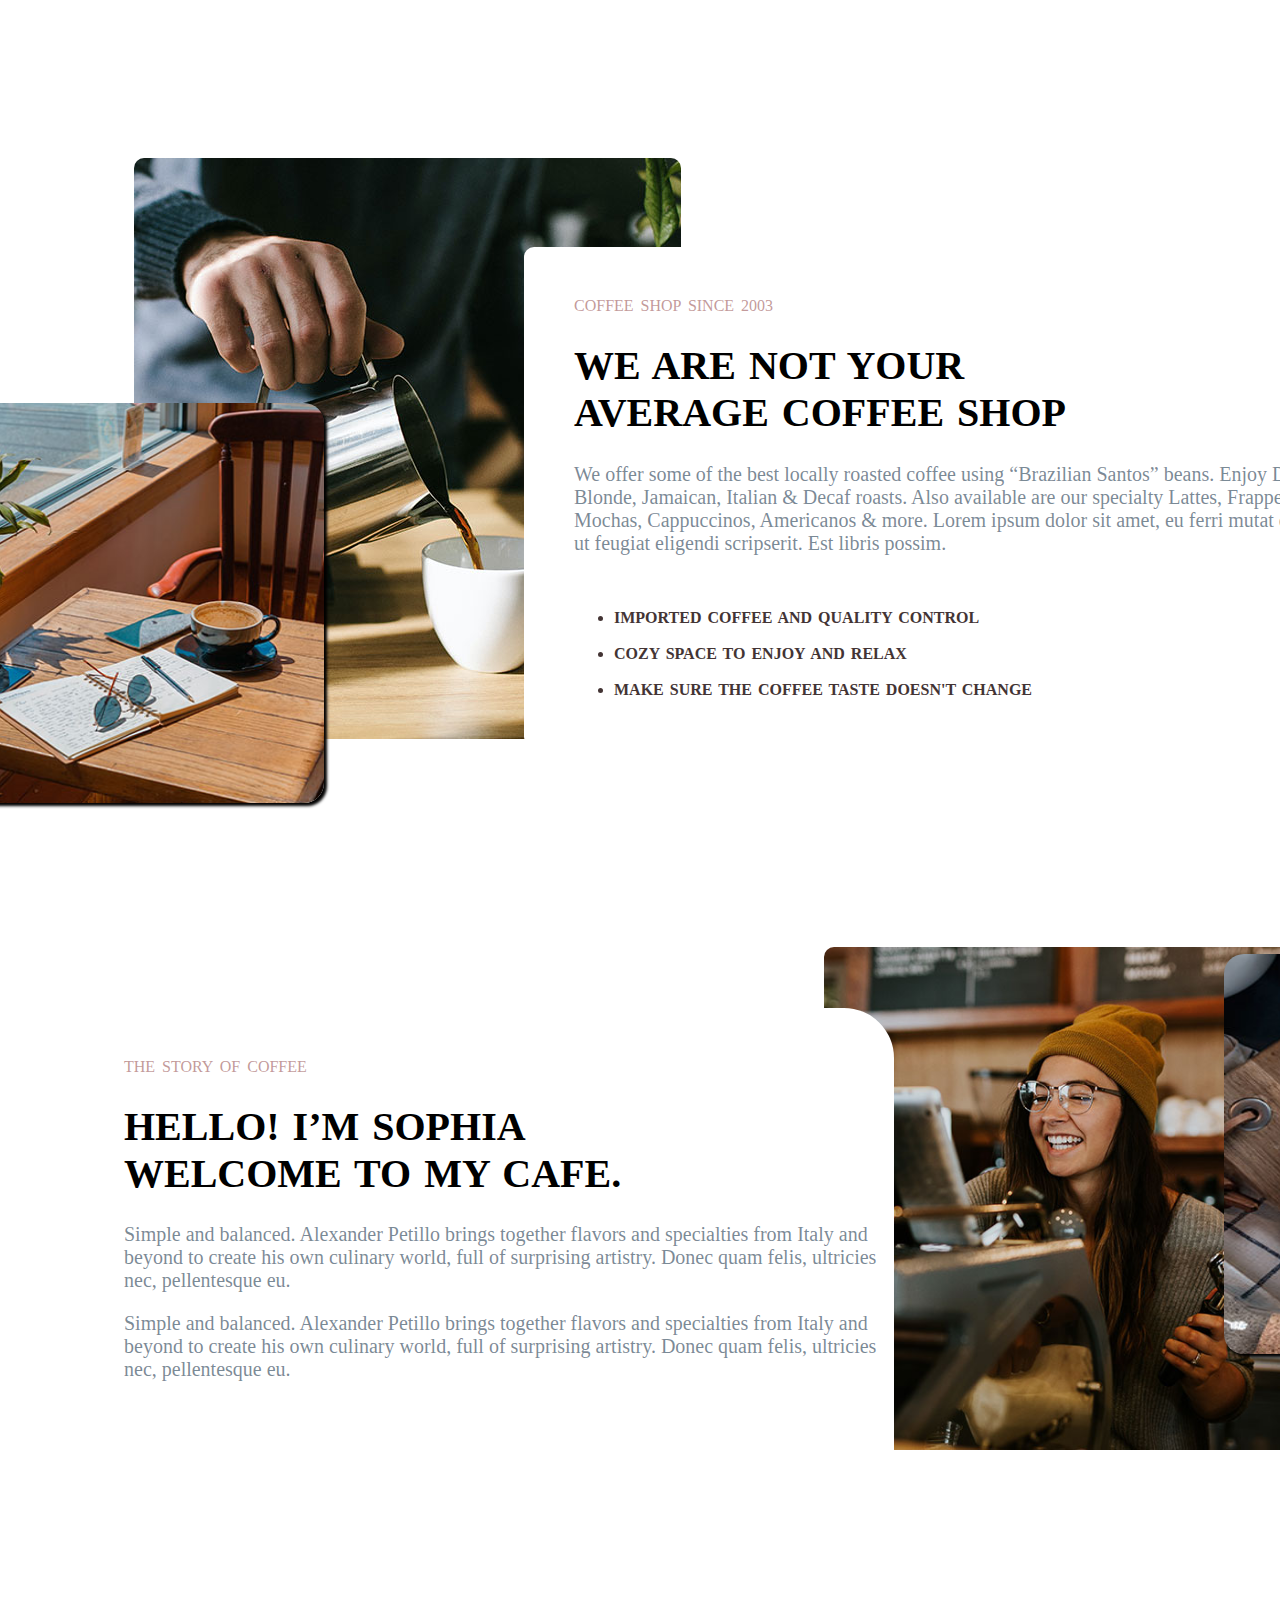
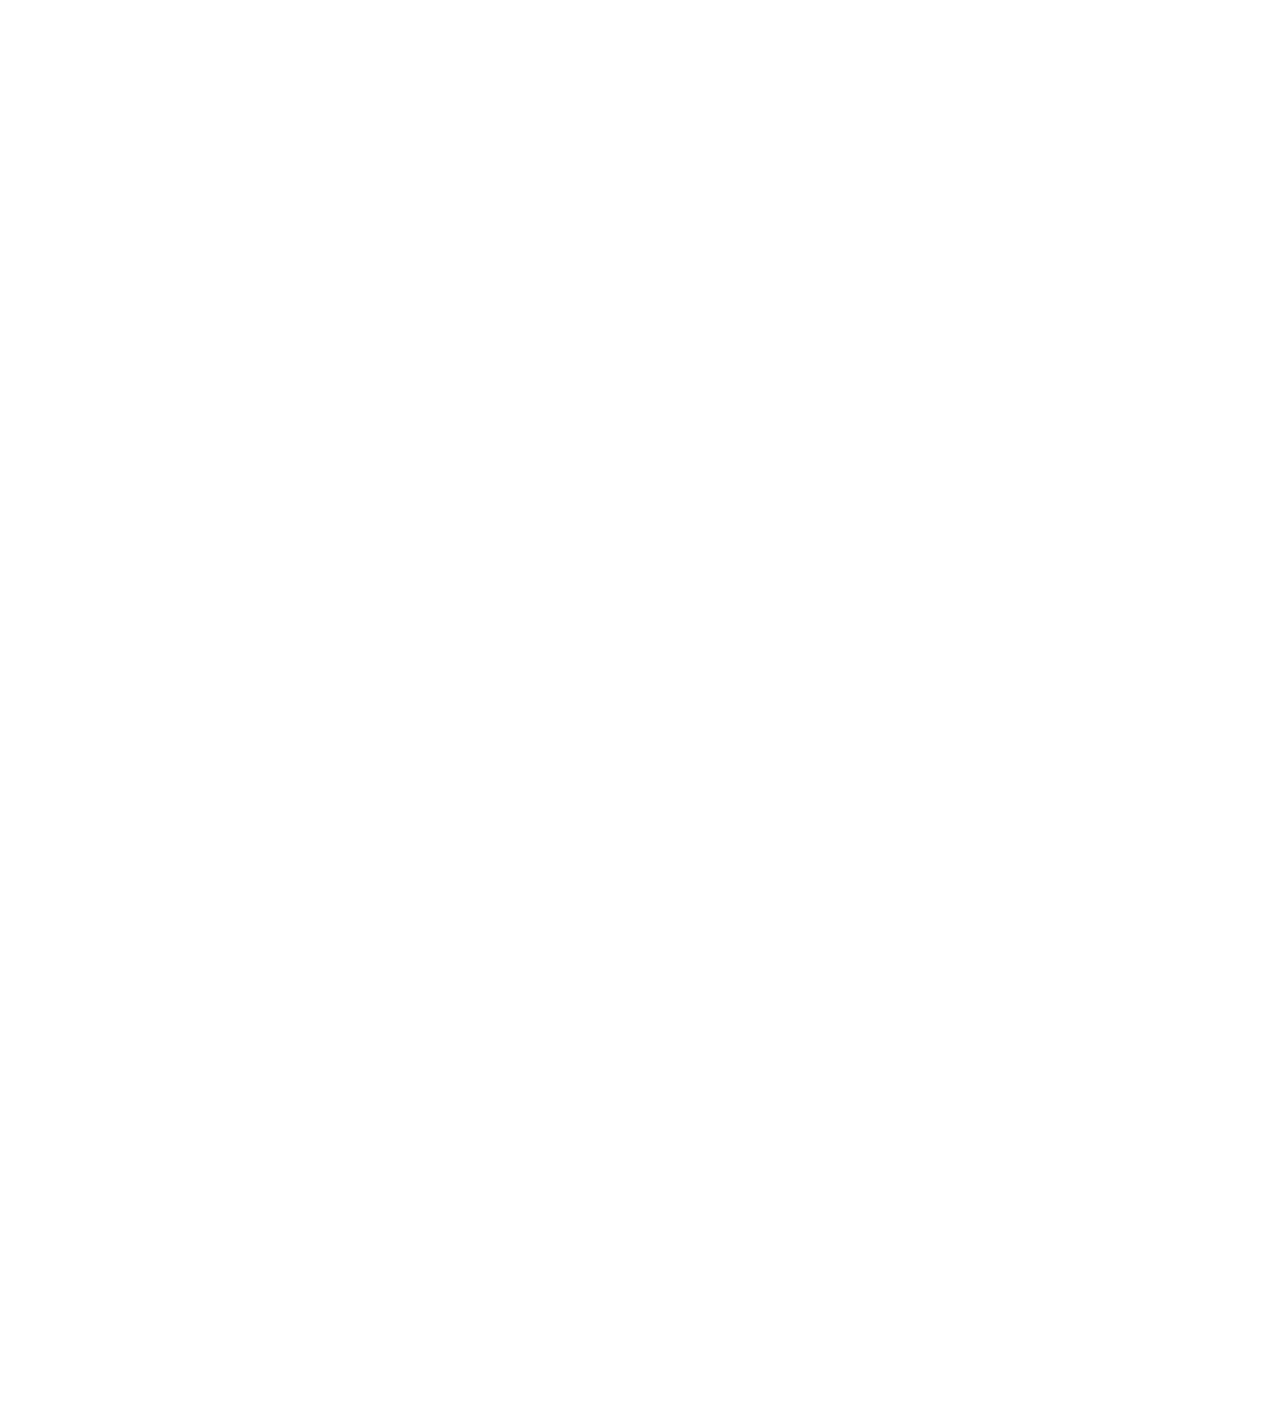
<file: index.html>
<!DOCTYPE html>
<html lang="en">

<head>
  <meta charset="UTF-8">
  <meta name="viewport" content="width=device-width, initial-scale=1.0">
  <title>position and Z-index</title>
  <link rel="stylesheet" href="index.css">
</head>

<body>
  <div class="parent_main">
    <div class="parent1">
      <div class="tiger"><img src="1.jpg" alt=""></div>
      <div class="elephant"><img src="2.jpg" alt=""></div>
      <div class="bike">
        <space style="color: rgba(175, 121, 121, 0.762); text-transform:uppercase; word-spacing: 3px;">coffee shop since
          2003</space>
        <b>
          <h1 style="color: black; width: 550px; text-transform:uppercase; font-size: 40px;word-spacing: 3px;">We are
            not your
            average coffee shop</h1>
        </b>
        <p style="color: rgba(6, 35, 58, 0.544); width: 770px; font-size: 20px;">We offer some of the best locally
          roasted coffee using “Brazilian
          Santos” beans.
          Enjoy Dark, Blonde, Jamaican, Italian & Decaf roasts. Also available are our specialty Lattes,
          Frappes, Mochas, Cappuccinos, Americanos & more. Lorem ipsum dolor sit amet, eu ferri mutat eos,
          eos ut feugiat eligendi scripserit. Est libris possim.</p><br>
        <b>
          <ul style="width: 450px; text-transform: uppercase; word-spacing: 2px; color: rgb(67, 52, 52);">
            <li>imported coffee and quality control</li><br>
            <li>cozy space to enjoy and relax</li><br>
            <li>make sure the coffee taste doesn't change</li>
          </ul>
        </b>
      </div>
    </div>
  </div>








  <div class="kd">
    <div class="kd1">
      <div class="kd2"><img src="4.jpg" alt=""></div>
      <div class="kd3"><img src="5.jpg" alt=""></div>
      <div class="kb4">
        <space style="color: rgba(175, 121, 121, 0.762);  text-transform:uppercase; word-spacing: 3px;">
          the story of coffee</space>
        <b>
          <h1 style="color: black; width: 550px; text-transform:uppercase; font-size: 40px;word-spacing: 3px;">Hello!
            i’m Sophia
            welcome to my cafe.</h1>
        </b>
        <p style="color: rgba(6, 35, 58, 0.544); width: 770px; font-size: 20px;">
          Simple and balanced. Alexander Petillo brings together flavors and specialties from Italy and beyond to create
          his own culinary world, full of surprising artistry.
          Donec quam felis, ultricies nec, pellentesque eu.</p>

        <p style="color: rgba(6, 35, 58, 0.544); width: 770px; font-size: 20px;">
          Simple and balanced. Alexander Petillo brings together flavors and specialties from Italy and beyond to create
          his own culinary world, full of surprising artistry.
          Donec quam felis, ultricies nec, pellentesque eu.</p><br>
        <p></p>
      </div>

    </div>
  </div>
</body>

</html>
</file>
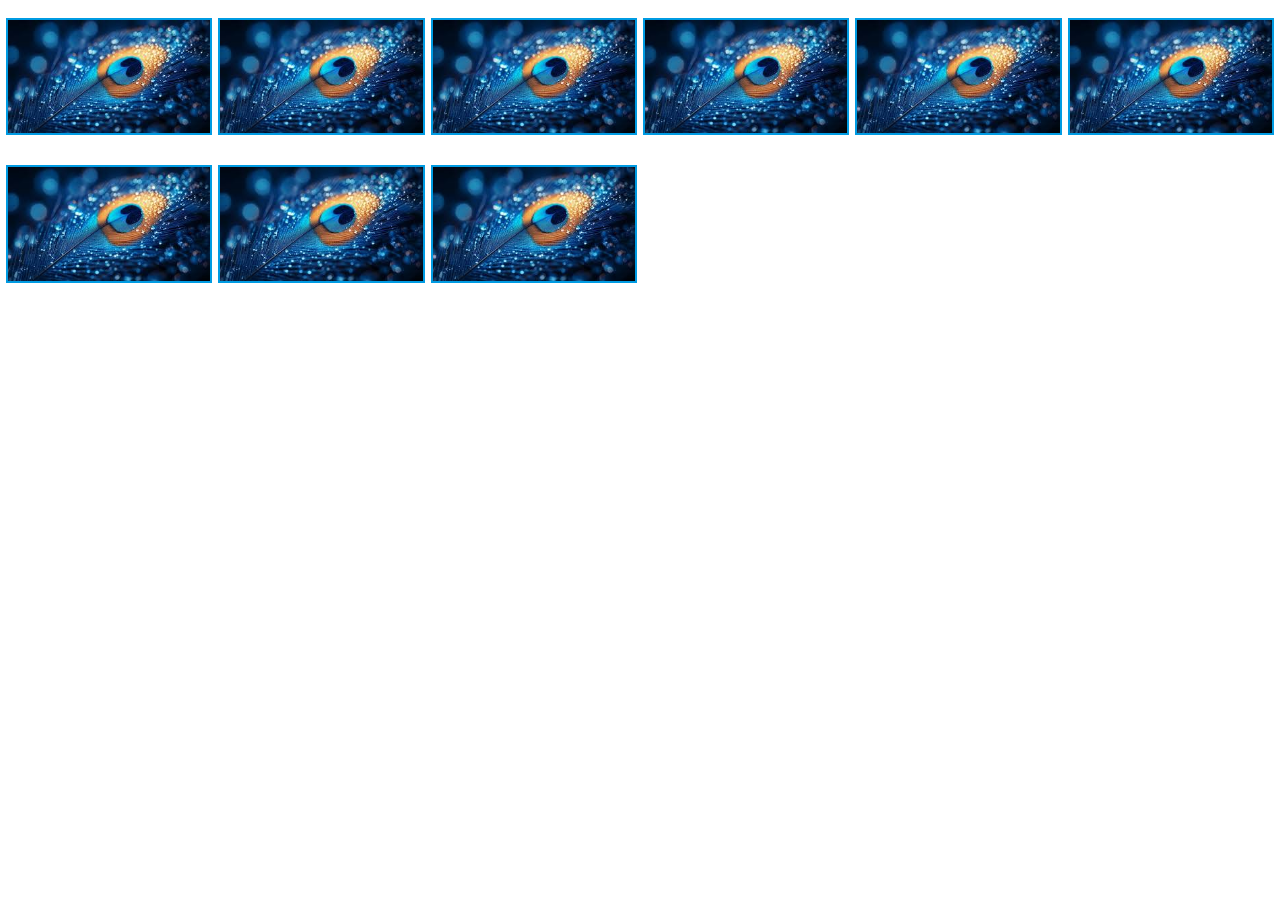
<file: task6/index.html>
<!DOCTYPE html>
<html lang="en">
<head>
    <meta charset="UTF-8">
    <meta name="viewport" content="width=device-width, initial-scale=1.0">
    <title>Document</title>
    <link rel="stylesheet" href="index.css">
</head>
<body>
    
    <div id="maindiv">
        <img src="images/11.jpg" alt="">
        <img src="images/11.jpg" alt="">
        <img src="images/11.jpg" alt="">
        <img src="images/11.jpg" alt="">
        <img src="images/11.jpg" alt="">
        <img src="images/11.jpg" alt="">
        <img src="images/11.jpg" alt="">
        <img src="images/11.jpg" alt="">
        <img src="images/11.jpg" alt="">
       
    </div>
</body>
</html>
</file>
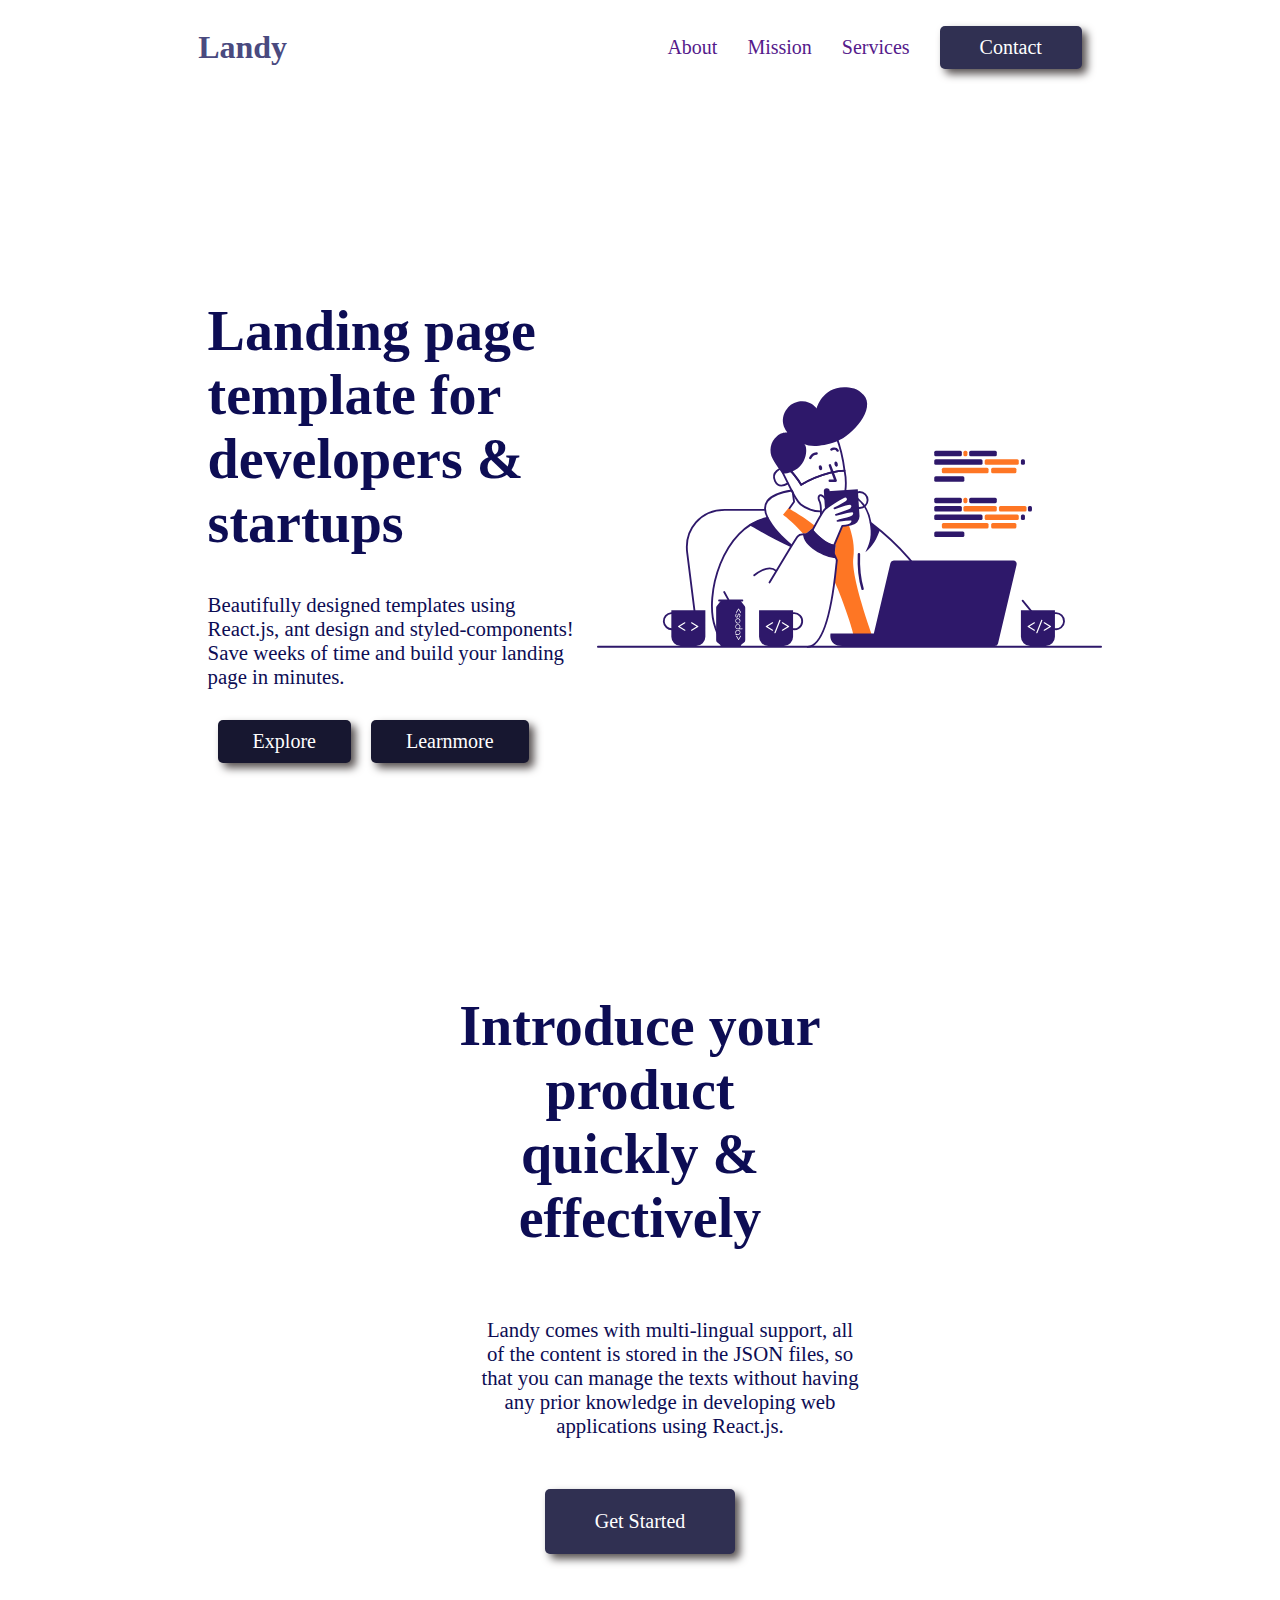
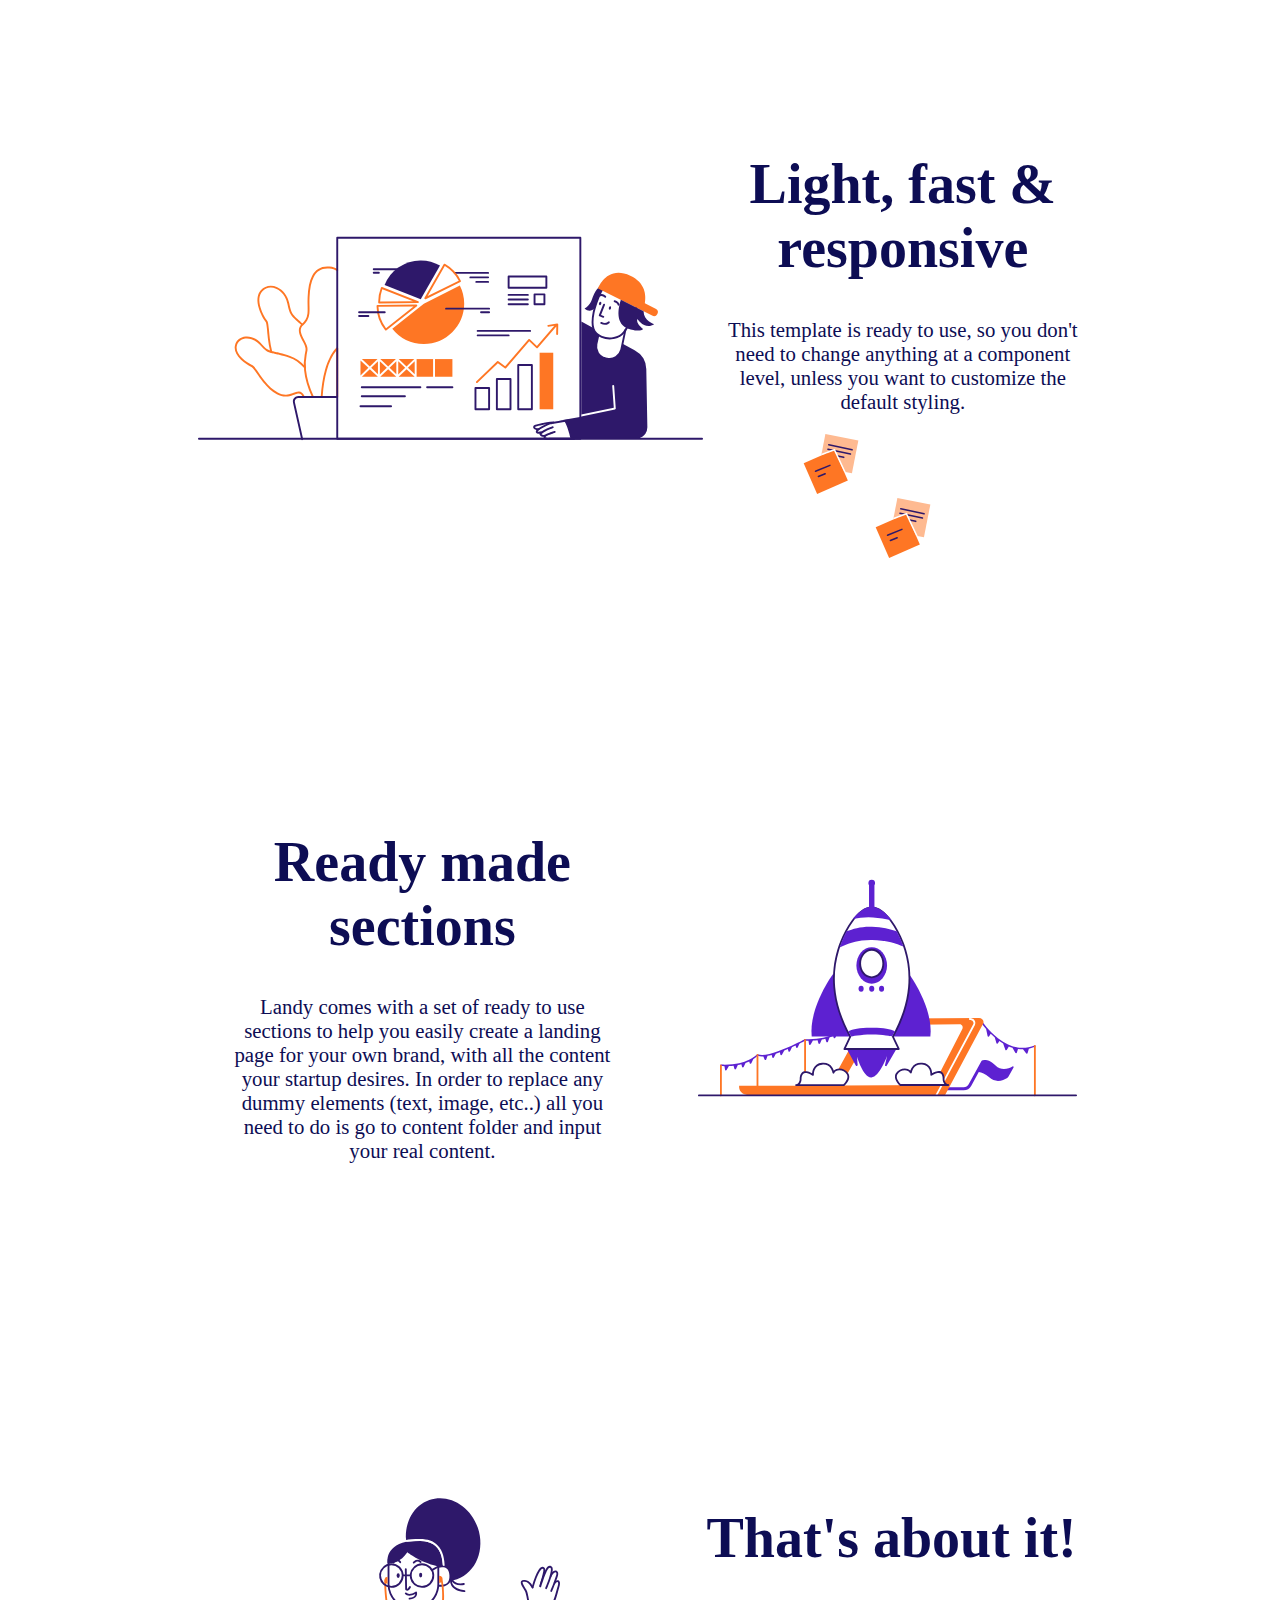
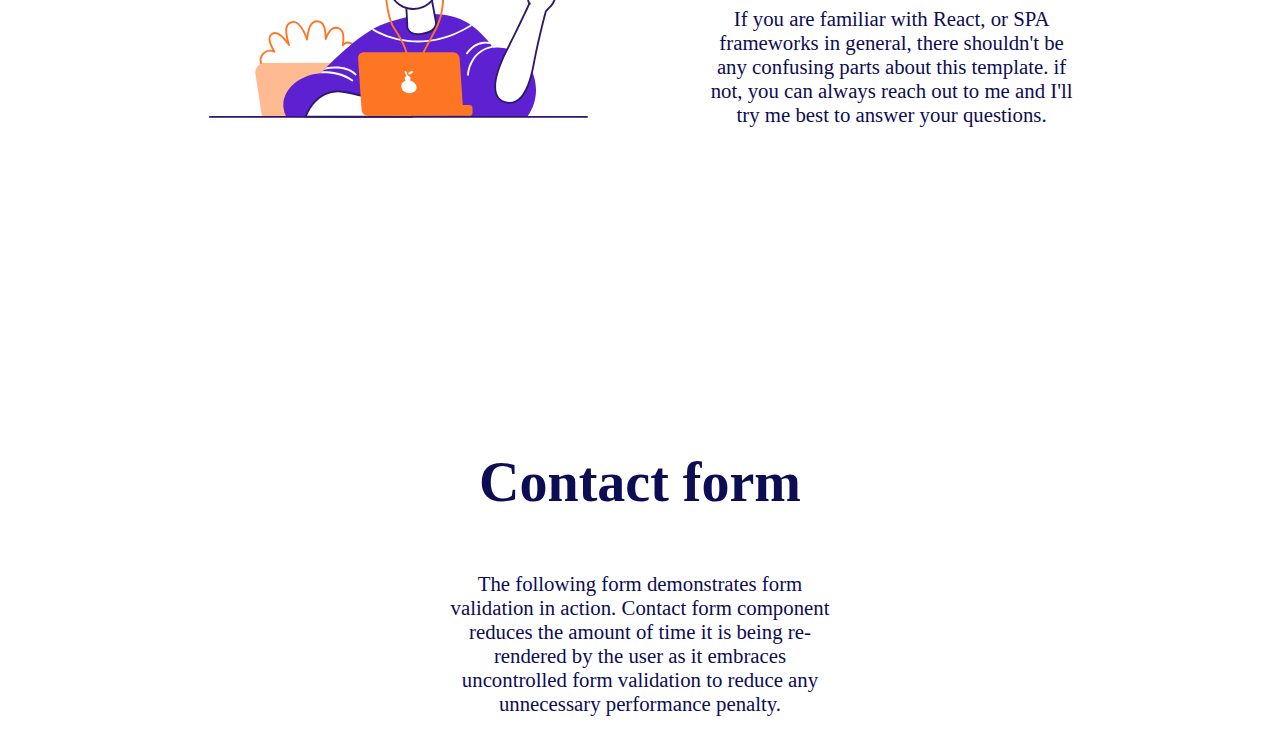
<file: p.html>
<!DOCTYPE html>
<html lang="en">

<head>
    <meta charset="UTF-8">
    <meta name="viewport" content="width=device-width, initial-scale=1.0">
    <title>Document</title>
    <link rel="stylesheet" href="p.css">
</head>

<body>
    <div class="navbar">
        <h1 id="div1">Landy</h1>
        <div id="div2">
            <a href=""> About</a>
            <a href="">Mission</a>
            <a href="">Services</a>
            <span id="contact">Contact</span>
        </div>
    </div>


    <br><br><br><br><br><br><br><br>
    <div class="page">
        <div class="page1" style="width: 30%; ">
            <h1>Landing page template for developers & startups</h1>
            <p>Beautifully designed templates using React.js, ant design and styled-components!
                Save weeks of time and build your landing page in minutes.</p>
            <div class="page2" style="width: 60%; ">
                <p>Explore</p>
                <p>Learnmore</p>
            </div>
        </div>
        <img src="images/1.svg">
    </div>
    <br><br><br><br><br><br><br><br>
    <center>
        <div class="pg">
            <div class="pg1">
                <h1>Introduce your product quickly & effectively</h1>
                <p>Landy comes with multi-lingual support, all of the content is stored in the
                    JSON files, so that you can manage the texts without having
                    any prior knowledge in developing web applications using React.js.</p>
            </div>
            <div class="pg2">
                <p>Get Started</p>
            </div>
        </div>
    </center>
    <br><br><br><br><br><br><br>
    <center>
        <div class="kd">
            <img src="images/2.svg">
            <div class="kd1" style="width: 30%; ">
                <h1>Light, fast & responsive</h1>
                <p>This template is ready to use, so you don't need to change
                    anything at a component level,
                    unless you want to customize the default styling.</p>
                <div class="kd2" style="width: 60%; ">
                    <div class="kd3">
                        <img src="images/3.svg">&nbsp;&nbsp;&nbsp;&nbsp;&nbsp;&nbsp;&nbsp;&nbsp;&nbsp;
                        &nbsp;&nbsp;&nbsp;&nbsp;&nbsp;&nbsp;&nbsp;&nbsp;&nbsp;&nbsp;&nbsp;&nbsp;&nbsp;&nbsp;&nbsp;&nbsp;
                        &nbsp;&nbsp;&nbsp;&nbsp;&nbsp;&nbsp;&nbsp;&nbsp;&nbsp;
                        <img src="images/3.svg">
                    </div>
                </div>
            </div>
        </div>
    </center>



    <br><br><br><br><br><br><br><br><br><br>
    <center>
        <div class="kd">
            <div class="kd1" style="width: 30%; ">
                <h1>Ready made sections</h1>
                <p>Landy comes with a set of ready to use sections to help you easily create a
                    landing page for your own brand, with all the content your startup desires.
                    In order to replace any dummy elements (text, image, etc..)
                    all you need to do is go to content folder and input your real content.</p>
            </div>
            &nbsp;&nbsp;&nbsp;&nbsp;&nbsp;&nbsp;&nbsp;&nbsp;&nbsp;&nbsp;&nbsp;&nbsp;&nbsp;&nbsp;&nbsp;&nbsp;&nbsp;&nbsp;&nbsp;
            <img src="images/4.svg" style="width: 30%;">
        </div>
    </center>

    <br><br><br><br><br><br><br><br><br><br><br><br><br>
    <center>
        <div class="hi">
            <img src="images/5.svg"
                style="width: 30%;">&nbsp;&nbsp;&nbsp;&nbsp;&nbsp;&nbsp;&nbsp;&nbsp;&nbsp;&nbsp;&nbsp;&nbsp;&nbsp;&nbsp;&nbsp;&nbsp;&nbsp;&nbsp;&nbsp;&nbsp;&nbsp;&nbsp;&nbsp;&nbsp;&nbsp;&nbsp;
            <div class="hi1" style="width: 30%; ">
                <h1>That's about it!</h1>
                <p>If you are familiar with React, or SPA frameworks in general,
                    there shouldn't be any confusing parts about this template. if not,
                    you can always reach out to me and I'll try me best to answer your questions.</p>
            </div>
        </div>
    </center>

    <br><br><br><br><br><br><br><br><br><br><br><br><br>
    <center>
        <div class="bye" style="width: 30%;">
            <h1>Contact form</h1>
            <p>The following form demonstrates form validation in action.
                Contact form component reduces the amount of time it is being
                re-rendered by the user as it embraces uncontrolled form validation to
                reduce any unnecessary performance penalty.</p>
        </div>
        
       
    </center>

</body>

</html>
</file>
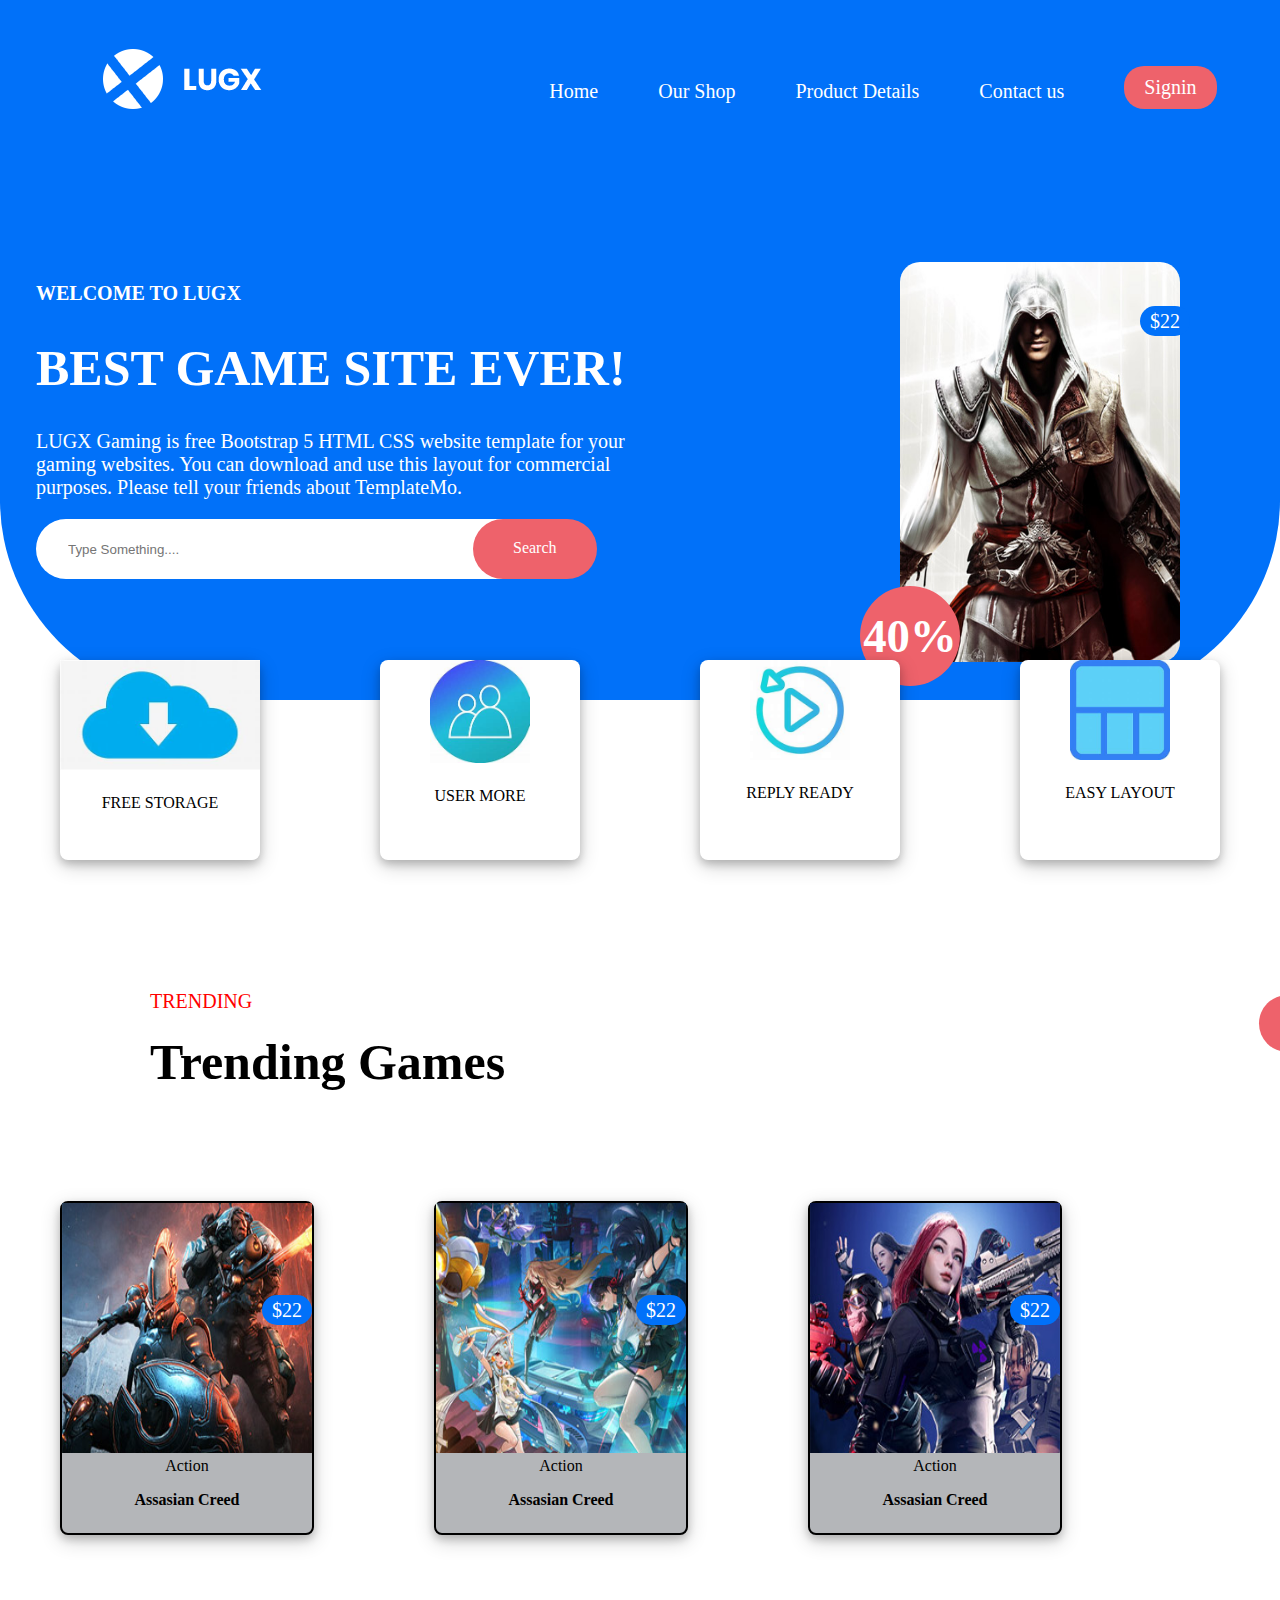
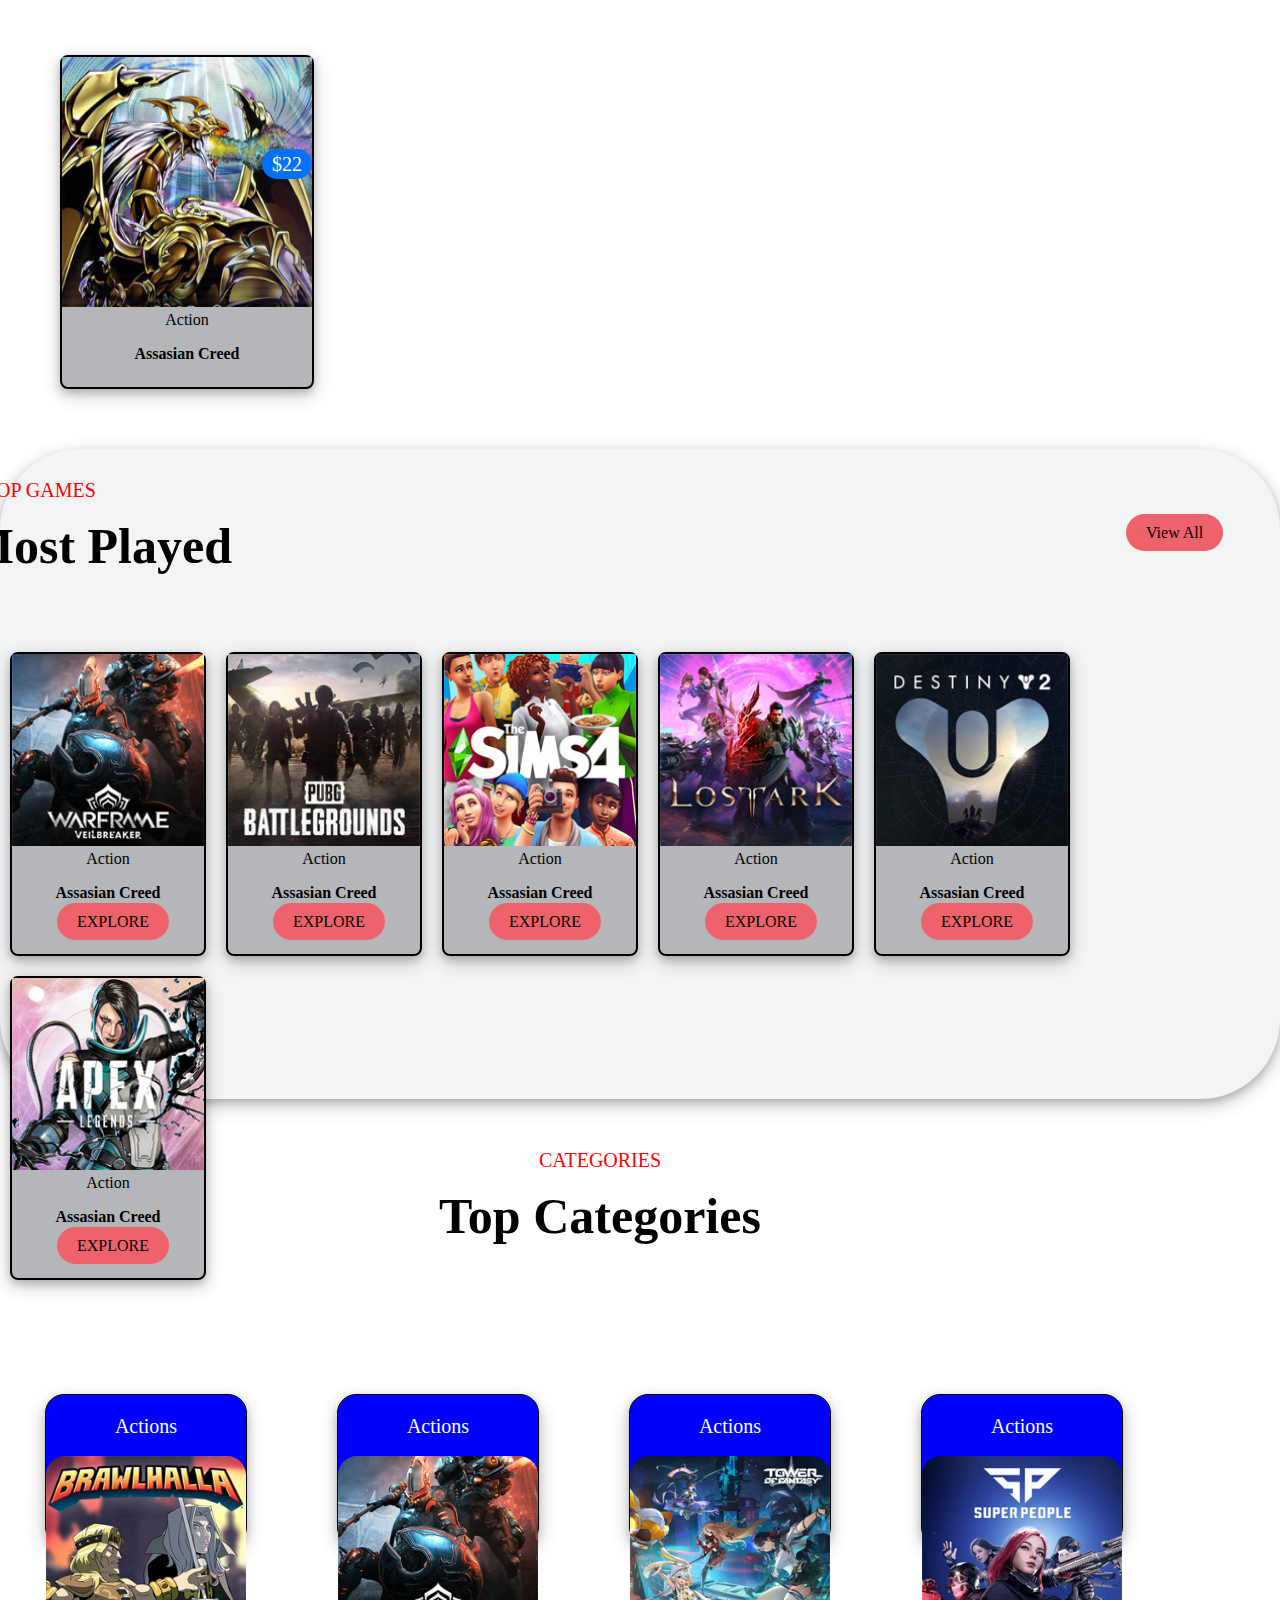
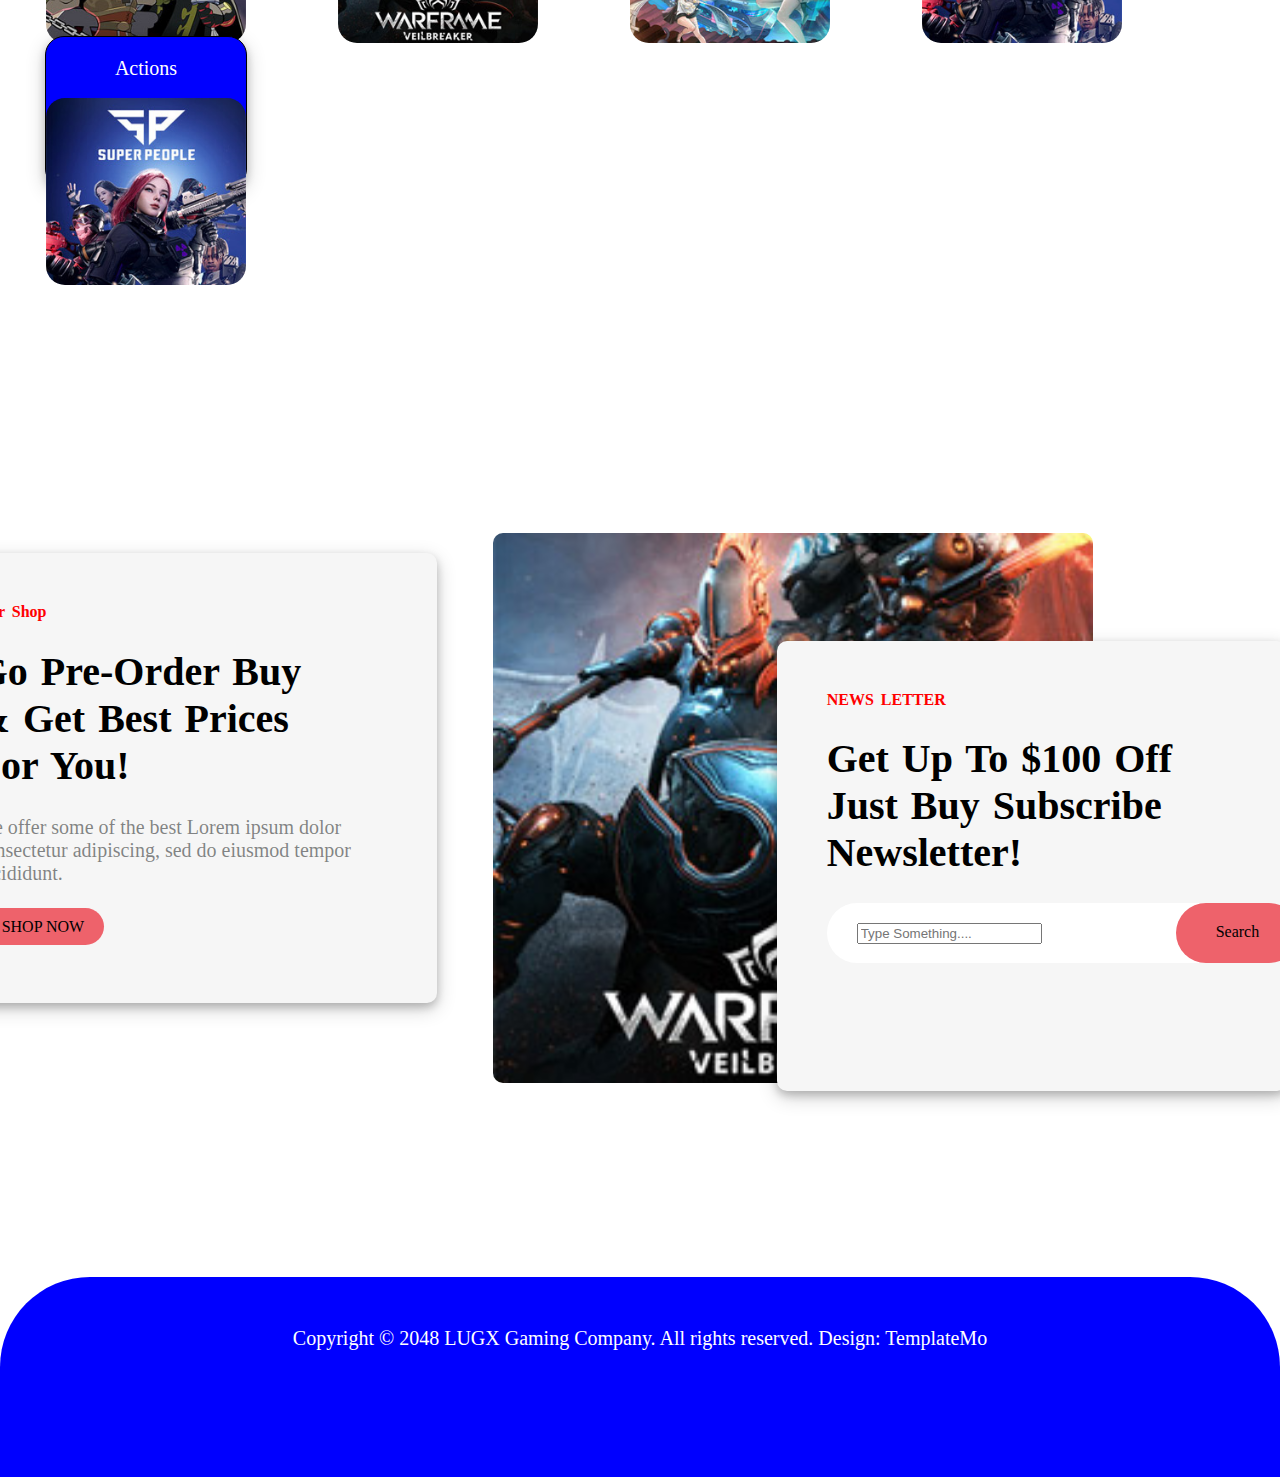
<file: t.html>
<!DOCTYPE html>
<html lang="en">

<head>
    <meta charset="UTF-8">
    <meta name="viewport" content="width=device-width, initial-scale=1.0">
    <title>Document</title>
    <link rel="stylesheet" href="t.css">
</head>

<body>
    <div class="wholesec">
        <div class="navbar">
            <div class="logo">
                <img src="images/logo.png" alt="">
            </div>
            <div class="navbar-links">
                <a href="">Home</a>
                <a href="">Our Shop</a>
                <a href="">Product Details</a>
                <a href="">Contact us</a>
                <span>Signin</span>
            </div>
        </div>
        <div class="Section2">
            <div class="Sec2-info">
                <h3>WELCOME TO LUGX</h3>
                <h1>
                    BEST GAME SITE EVER!
                </h1>
                <p>LUGX Gaming is free Bootstrap 5 HTML CSS website template for your gaming websites. You can download
                    and
                    use this layout for commercial purposes. Please tell your friends about TemplateMo.</p>
                <div class="search-button">
                    <input type="text" placeholder="Type Something....">
                    <span>Search</span>
                </div>
            </div>
            <div class="sec1-img">
                <img src="images/banner-image.jpg">
                <div class="offer">
                    <h3>40%</h3>
                </div>
                <div class="price">
                    <p>$22</p>
                </div>
            </div>
        </div>
    </div>
    <div class="parent">
        <div class="child1">
            <img src="images/4.jpg" width="100%" alt="">
            <div class="k1">
                <center>FREE STORAGE</center>
            </div>
        </div>
        <div class="child2">
            <center><img src="images/5.jpg" width="50%" alt=""></center>
            <div class="k2">
                <center>USER MORE</center>
            </div>
        </div>
        <div class="child3">
            <center><img src="images/6.jpg" width="50%" alt=""></center>
            <div class="k3">
                <center>REPLY READY</center>
            </div>
        </div>
        <div class="child4">
            <center><img src="images/7.jpg" width="50%"></center>
            <div class="k4">
                <center>EASY LAYOUT</center>
            </div>
        </div>
    </div>


    <div class="second">
        <p>TRENDING</p>
        <b>Trending Games</b>
        <span>View All</span>
    </div>
    <center>
        <div class="card">
            <div class="header">
                <img src="images/a.jpg">
                <p1>Action</p1>
                <p><b>Assasian Creed</b></p>
            </div>
            <div class="pk1">
                <p>$22</p>
            </div>
        </div>

        <div class="card">
            <div class="header">
                <img src="images/b.jpg">
                <p1>Action</p1>
                <p><b>Assasian Creed</b></p>
            </div>
            <div class="pk1">
                <p>$22</p>
            </div>
        </div>
        <div class="card">
            <div class="header">
                <img src="images/c.jpg">
                <p1>Action</p1>
                <p><b>Assasian Creed</b></p>
            </div>
            <div class="pk2">
                <p>$22</p>
            </div>
        </div>
        <div class="card">
            <div class="header">
                <img src="images/trending-04.jpg">
                <p1>Action</p1>
                <p><b>Assasian Creed</b></p>
            </div>
            <div class="pk3">
                <p>$22</p>
            </div>
        </div>
    </center>


    <div class="kd">
        <div class="kd1">
            <p>TOP GAMES</p>
            <b>Most Played</b>
            <span>View All</span>
        </div>
        <br><br> <br><br>
        <div class="kd2">
            <div class="kd3">
                <img src="images/aa.jpg" width="100%">
                <p1>Action</p1>
                <p><b>Assasian Creed</b></p>
                <span>EXPLORE</span>
            </div>
        </div>
        <div class="kd2">
            <div class="kd3">
                <img src="images/bb.jpg" width="100%">
                <p1>Action</p1>
                <p><b>Assasian Creed</b></p>
                <span>EXPLORE</span>
            </div>
        </div>
        <div class="kd2">
            <div class="kd3">
                <img src="images/dd.jpg" width="100%">
                <p1>Action</p1>
                <p><b>Assasian Creed</b></p>
                <span>EXPLORE</span>
            </div>
        </div>
        <div class="kd2">
            <div class="kd3">
                <img src="images/ee.jpg" width="100%">
                <p1>Action</p1>
                <p><b>Assasian Creed</b></p>
                <span>EXPLORE</span>
            </div>
        </div>
        <div class="kd2">
            <div class="kd3">
                <img src="images/ff.jpg" width="100%">
                <p1>Action</p1>
                <p><b>Assasian Creed</b></p>
                <span>EXPLORE</span>
            </div>
        </div>

        <div class="kd2">
            <div class="kd3">
                <img src="images/cc.jpg" width="100%">
                <p1>Action</p1>
                <p><b>Assasian Creed</b></p>
                <span>EXPLORE</span>
            </div>
        </div>
    </div>
    <div class="k">
        <div class="k1">
            <p>CATEGORIES</p>
            <b>Top Categories</b>
        </div>
    </div>




    <div class="suji">
        <div class="suji1">
            <center>
                <p>Actions</p>
            </center>
            <img src="images/11.jpg">

        </div>
    </div>

    <div class="suji">
        <div class="suji1">
            <center>
                <p>Actions</p>
            </center>
            <img src="images/22.jpg">

        </div>
    </div>
    <div class="suji">
        <div class="suji1">
            <center>
                <p>Actions</p>
            </center>
            <img src="images/33.jpg">

        </div>
    </div>
    <div class="suji">
        <div class="suji1">
            <center>
                <p>Actions</p>
            </center>
            <img src="images/44.jpg">

        </div>
    </div>
    <div class="suji">
        <div class="suji1">
            <center>
                <p>Actions</p>
            </center>
            <img src="images/44.jpg">
        </div>
    </div>

    <br>

    <div class="op">
        <div class="op1">
            <div class="op2"><img src="images/22.jpg" alt=""></div>
        </div>
        <div class="op3">
            <B>
                <space style="color: red; text-transform:capitalize; word-spacing: 3px;">Our Shop
                </space>
            </B>
            <b>
                <h1 style="color: black; width: 350px;  font-size: 40px;word-spacing: 3px;">
                    Go Pre-Order Buy & Get Best Prices For You!</h1>
            </b>
            <p style="color: rgba(25, 28, 32, 0.544); width: 380px; font-size: 20PX;">We offer some of the best
                Lorem ipsum dolor consectetur adipiscing, sed do eiusmod tempor incididunt.</p><br>
            <span>SHOP NOW</span>


            <div class="op4">
                <B>
                    <space style="color: red; text-transform:capitalize; word-spacing: 3px;">NEWS LETTER
                    </space>
                </B>
                <b>
                    <h1 style="color: black; width: 350px;  font-size: 40px;word-spacing: 3px;">
                        Get Up To $100 Off Just Buy Subscribe Newsletter!</h1>
                </b>
                <div class="kk">
                    <input type="text" placeholder="Type Something....">
                    <span>Search</span>
                </div>
            </div>
        </div>
    </div>

    <br><br><br><br><br>
<center>
    <div class="pp">
        <span>Copyright © 2048 LUGX Gaming Company. All rights reserved.    Design: TemplateMo</span>
    </div>
</center>


    










</body>

</html>
</file>
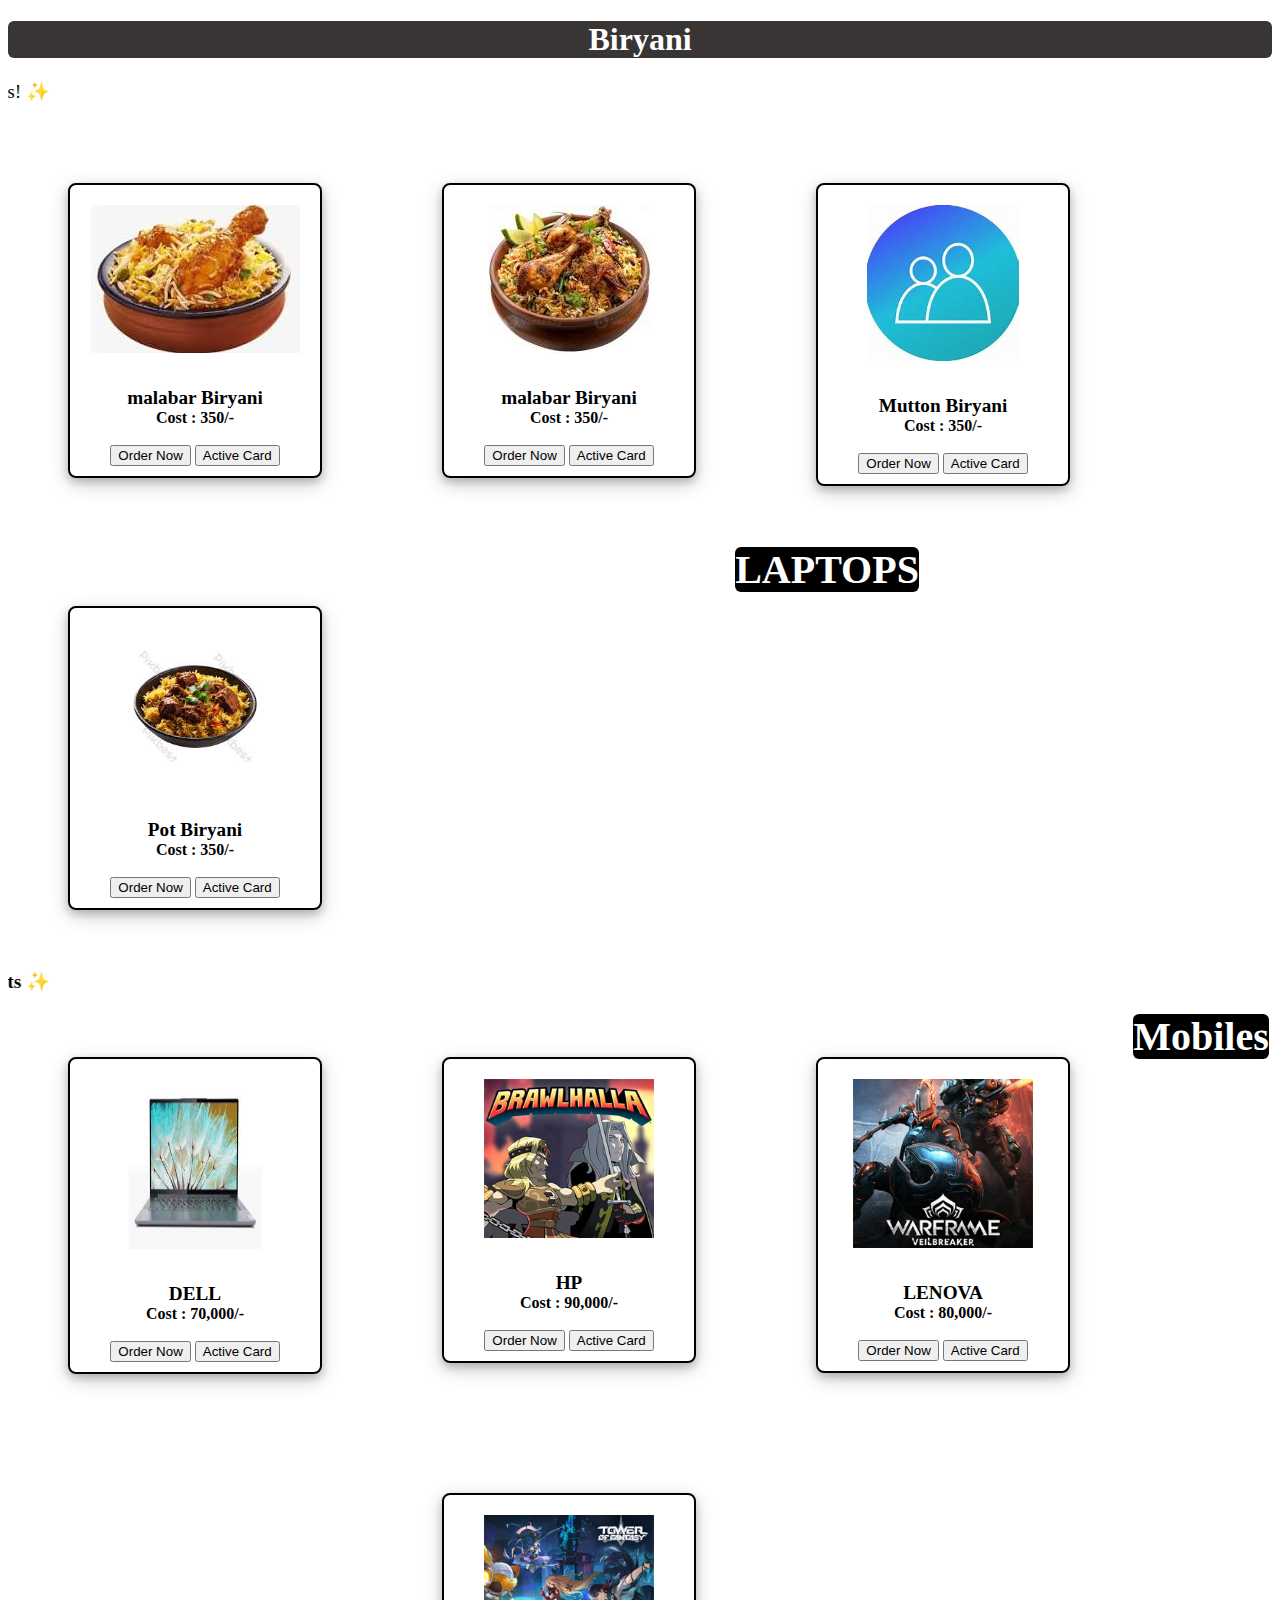
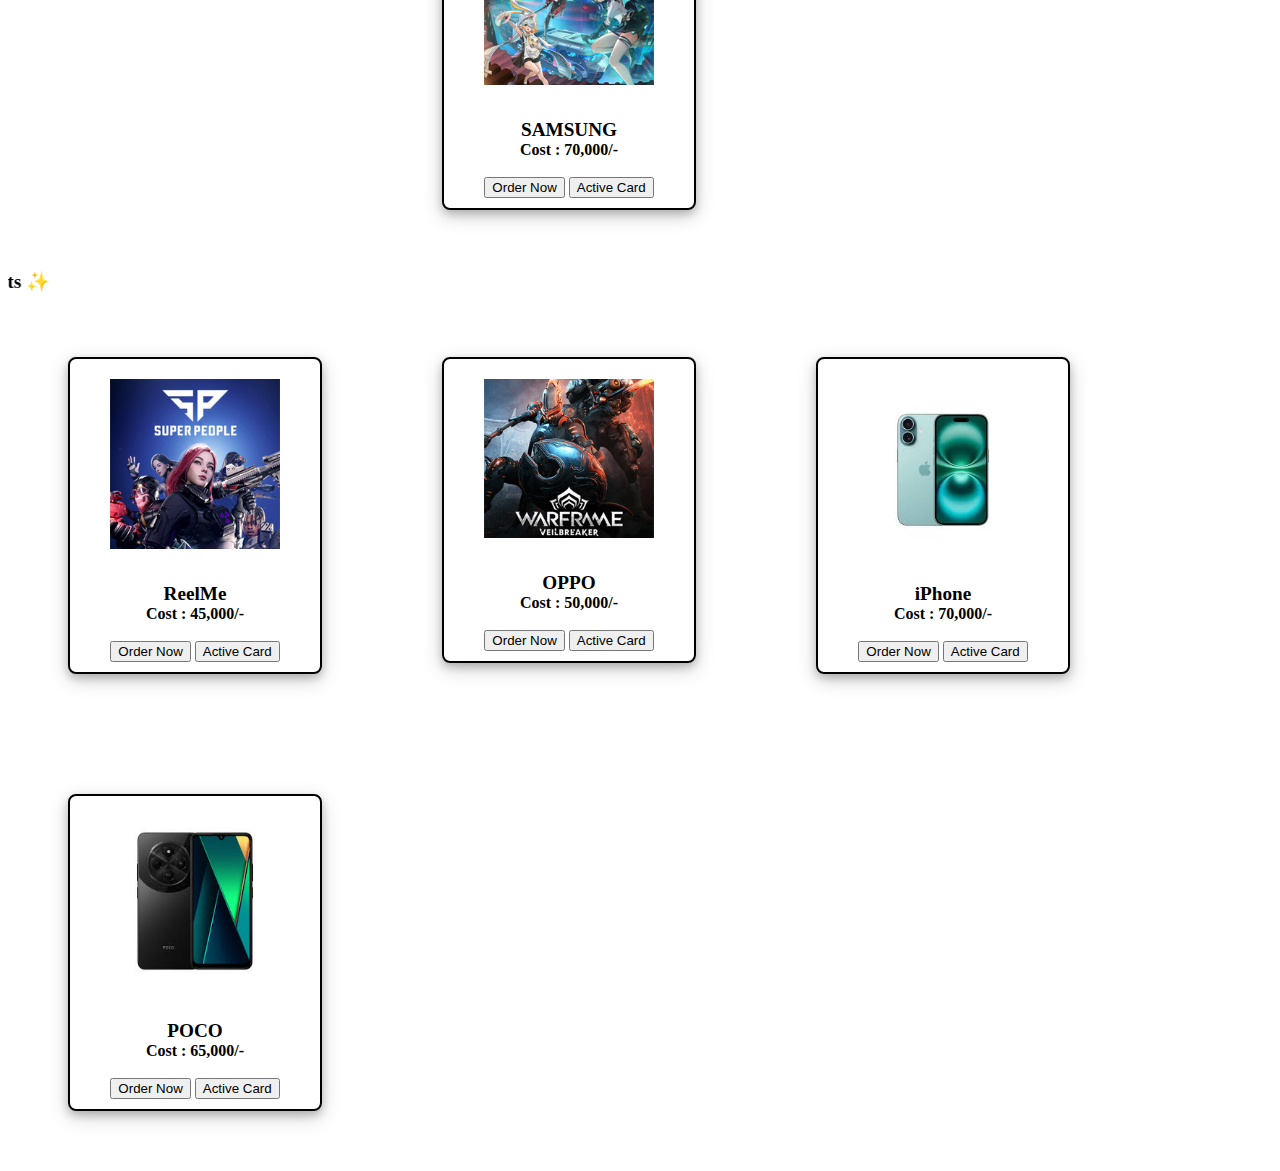
<file: tak1.html>
<!DOCTYPE html>
<html lang="en">

<head>
    <meta charset="UTF-8">
    <meta name="viewport" content="width=device-width, initial-scale=1.0">
    <title>Document</title>
    <link rel="stylesheet" href="take2.css">
</head>


<body>
    <h1>
        <center>Biryani</center>
    </h1> 
    <div class="offer"><marquee scrollamount="5" direction="right"><BIG> ✨ Enjoy an Exclusive 50% Off on Weekdays! ✨..✨ Enjoy an Exclusive 50% Off on Weekdays! ✨..✨ Enjoy an Exclusive 50% Off on Weekdays! ✨..✨ Enjoy an Exclusive 50% Off on Weekdays! ✨..✨ Enjoy an Exclusive 50% Off on Weekdays! ✨</BIG></marquee>  </div>
       
    <div class="card">
        <div class="header">
            <img src="images/1.jpg">
        </div>
        <div class="container">
            <b><big><b>malabar Biryani</big></b>
            <center><span><b>Cost : 350/-</b></span><br></center><br>
            <center><button>Order Now</button>
                <button>Active Card</button>
            </center>
        </div>
    </div>
    <div class="card">
        <div class="header">
            <img src="images/malabar.jpg">
        </div>
        <div class="container">
            <b><big><b>malabar Biryani</big></b>
            <center><span><b>Cost : 350/-</b></span><br></center><br>
            <center><button>Order Now</button>
                <button>Active Card</button>
            </center>
        </div>
    </div>
    <div class="card">
        <div class="header">
            <img src="images/5.jpg" width="72%">
        </div>
        <div class="container">
            <b><big><b>Mutton Biryani</big></b>
            <center><span><b>Cost : 350/-</b></span><br></center><br>
            <center><button>Order Now</button>
                <button>Active Card</button>
            </center>
        </div>
    </div>

    <div class="card">
        <div class="header">
            <img src="images/0.jpg" width="75%">
        </div>
        <div class="container">
            <b><big><b>Pot Biryani</big></b>
            <center><span><b>Cost : 350/-</b></span><br></center><br>
            <center><button>Order Now</button>
                <button>Active Card</button>
            </center>
        </div>
    </div>
</div>



<p><center><b style="font-size: 40px; background-color: black; border-radius: 6px; color: white;" >LAPTOPS</b></center></p>
<div class="offer"><marquee scrollamount="5" direction="right"><BIG> ✨ Enjoy an Exclusive 50% Off for students ✨..✨ Enjoy an Exclusive 50% Off for students ✨..✨ Enjoy an Exclusive 50% Off for students ✨..✨ Enjoy an Exclusive 50% Off for students ✨..✨ Enjoy an Exclusive 50% Off for students ✨</BIG></marquee>  </div>
    <div class="card">
        <div class="header">
            <img src="images/00.jpg" width="170" height="170">
        </div>
        <div class="container">
            <b><big><b>DELL</big></b>
            <center><span><b>Cost : 70,000/-</b></span><br></center><br>
            <center><button>Order Now</button>
                <button>Active Card</button>
            </center>
        </div>
    </div>
    <div class="card">
        <div class="header">
            <img src="images/11.jpg" width="170">
        </div>
        <div class="container">
            <b><big><b>HP</big></b>
            <center><span><b>Cost : 90,000/-</b></span><br></center><br>
            <center><button>Order Now</button>
                <button>Active Card</button>
            </center>
        </div>
    </div>
    <div class="card">
        <div class="header">
            <img src="images/22.jpg" width="180">
        </div>
        <div class="container">
            <b><big><b>LENOVA</big></b>
            <center><span><b>Cost : 80,000/-</b></span><br></center><br>
            <center><button>Order Now</button>
                <button>Active Card</button>
            </center>
        </div>
    </div>
    <div class="card">
        <div class="header">
            <img src="images/33.jpg" width="170" height="170">
        </div>
        <div class="container">
            <b><big><b>SAMSUNG</big></b>
            <center><span><b>Cost : 70,000/-</b></span><br></center><br>
            <center><button>Order Now</button>
                <button>Active Card</button>
            </center>
        </div>
    </div>



    <p><center><b style="font-size: 40px; background-color: black; border-radius: 6px; color: white;" >Mobiles</b></center></p>
    <div class="offer"><marquee scrollamount="5" direction="right"><BIG> ✨ Enjoy an Exclusive 50% Off for students ✨..✨ Enjoy an Exclusive 50% Off for students ✨..✨ Enjoy an Exclusive 50% Off for students ✨..✨ Enjoy an Exclusive 50% Off for students ✨..✨ Enjoy an Exclusive 50% Off for students ✨</BIG></marquee>  </div>
    <div class="card">
        <div class="header">
            <img src="images/44.jpg" width="170" height="170">
        </div>
        <div class="container">
            <b><big><b>ReelMe</big></b>
            <center><span><b>Cost : 45,000/-</b></span><br></center><br>
            <center><button>Order Now</button>
                <button>Active Card</button>
            </center>
        </div>
    </div>
    <div class="card">
        <div class="header">
            <img src="images/55.jpg" width="170">
        </div>
        <div class="container">
            <b><big><b>OPPO</big></b>
            <center><span><b>Cost : 50,000/-</b></span><br></center><br>
            <center><button>Order Now</button>
                <button>Active Card</button>
            </center>
        </div>
    </div>
    <div class="card">
        <div class="header">
            <img src="images/66.jpg" width="170">
        </div>
        <div class="container">
            <b><big><b>iPhone</big></b>
            <center><span><b>Cost : 70,000/-</b></span><br></center><br>
            <center><button>Order Now</button>
                <button>Active Card</button>
            </center>
        </div>
    </div><div class="card">
        <div class="header">
            <img src="images/77.jpg" width="170">
        </div>
        <div class="container">
            <b><big><b>POCO</big></b>
            <center><span><b>Cost : 65,000/-</b></span><br></center><br>
            <center><button>Order Now</button>
                <button>Active Card</button>
            </center>
        </div>
    </div>
</body>

</html>
</file>
<file: index.css>
img{
    margin: 0;
    padding: 0;
}

.parent_main{
    display: flex;
    width: 100%;
    justify-content: space-evenly;
}
.parent1{

    width: 50%;
    }


.tiger >img{
    /* background-color: blue; */
    position: relative;
    left: -190px;
    top: 150px;
    border-radius: 10px;
    z-index: -1;
    

}
.elephant >img{
    /* background-color: yellow; */
    position: relative;
    left: -400px;
    border-radius: 20px;
    width: 400px;
    height: 400px;
    bottom: 190px;
    z-index: 0;
    box-shadow: 3px 3px 3px black ;
}
.bike {
    position: relative;
    left: 200px;
    bottom: 750px;
    background-color: white;
    border-radius: 10px;
    padding: 50px;
    width: 200px;
    height: 400px;
    
}






.kd{
    display: flex;
     justify-content: space-evenly;
   
}
.kd1{

    width: 50%;
    }


.kd2 >img{
    
    position: relative;
    left: 500px;
    top: -550px;
    border-radius: 10px;
    z-index: -1;
    width: 500px;
    

}
.kd3 >img{
    
    position: relative;
    left: 900px;
    border-radius: 20px;
    width: 400px;
    height: 400px;
    top: -1050px;
    z-index: 0;
    box-shadow: 3px 3px 3px black ;
    flex-wrap: wrap;
}
.kb4 {
    position: relative;
    left:-250px;
    bottom: 1400px;
    border-radius: 50px;
    padding: 50px;
    width: 720px;
    height: 500px;
    z-index: 0;
    background-color: white;
    
}
</file>
<file: task6/index.css>
#maindiv{
   display: grid; 
   grid-template-columns:repeat(auto-fit, minmax(200px, 1fr));
   justify-items: center;
   gap: 10px;


}

#maindiv > img{
    width: 100%;
    margin: 10px 10px;
    border: 2px solid rgb(0, 155, 226) ;
}
</file>
<file: p.css>
.navbar{
    display:flex;
    flex-wrap:wrap;
    justify-content:space-around;

}
#div1{
    color:rgb(74, 74, 127);

}
#div2{
    display:flex;
    align-items: center;
    column-gap: 30px;

}
#div2 > a{
    text-decoration:none;
    font-size: 20px;
    text-transform: capitalize;
}
#contact{
    
    padding: 10px 40px ;
    background-color: rgb(48, 48, 82);
    font-size: 20px;
    color: white;
    border-radius:5px;
    box-shadow: 5px 5px 8px rgb(87, 81, 81);
}

.page{
    width: 100%;
    display: flex;
    flex-wrap: wrap;
    justify-content: center;
    padding: 10px 10px;
   
}
.page1{
    width: 50%;
    padding: 20px 10px;
}
.page > img{
    width: 40%;
}
.page1 > h1{
    color: rgb(13, 13, 84); 
    
    font-size: 56px;
}
.page1 > p{
    font-size: 1.3em;
    color: rgb(13, 13, 84) ;
}
.page2{
    display: flex;
    
}

.page1> .page2 > p{
    background-color:  rgb(23, 23, 48) ;
    color: white;
    font-size: 20px;
    padding: 10px 35px;
    border-radius: 5px;
   margin:  10px;
   box-shadow: 5px 5px 8px rgb(87, 81, 81);
}
.pg{
    padding: 40px;
    width: 30%;
    flex-wrap: wrap;
     justify-content: center;
     display: flex;
     padding: 10px 10px;
}
.pg1 > h1{
    color: rgb(13, 13, 84);
    font-size: 56px;
    padding: 0;
}
.pg1 > p{
    font-size: 1.3em;
    color: rgb(13, 13, 84) ;
    width: 100%;
    padding: 30px;

}
.pg2{
    padding: 1px 50px ;
    background-color: rgb(48, 48, 82);
    font-size: 20px;
    color: white;
    border-radius:5px;
    box-shadow: 5px 5px 8px rgb(87, 81, 81);
    display: flex;
}




.kd{
    width: 100%;
    display: flex;
    flex-wrap: wrap;
    justify-content: center;
    padding: 5px 10px;
   
}
.kd1{
    width: 50%;
    padding: 20px 10px;
}
.kd > img{
    width: 40%;
}
.kd1 > h1{
    color: rgb(13, 13, 84); 
    
    font-size: 56px;
}
.kd1 > p{
    font-size: 1.3em;
    color: rgb(13, 13, 84) ;
}






.hi{
    width: 100%;
    display: flex;
    flex-wrap: wrap;
    justify-content: center;
    padding: 5px 10px;
   
}
.hi1{
    width: 50%;
    padding: 20px 10px;
}
.hi > img{
    width: 40%;
}
.hi1 > h1{
    color: rgb(13, 13, 84); 
    
    font-size: 56px;
}
.hi1 > p{
    font-size: 1.3em;
    color: rgb(13, 13, 84) ;
}







.bye{
    width: 100%;
    display: flex;
    flex-wrap: wrap;
    justify-content: center;
    padding: 5px 10px;
   
}
.bye1{
    width: 50%;
    padding: 20px 10px;
}
.bye > img{
    width: 40%;
}
.bye > h1{
    color: rgb(13, 13, 84); 
    
    font-size: 56px;
}
.bye > p{
    font-size: 1.3em;
    color: rgb(13, 13, 84) ;
}
</file>
<file: t.css>
body{  
      margin:0;
    padding: 0;
    outline: none;
    
}
.wholesec{
    background-color: #0171F9;
    border-bottom-left-radius: 200px;
    border-bottom-right-radius: 200px;
    height: 700px;
    
}
.navbar{
    display: flex;
    justify-content: space-around;
    align-items: center;
    height: 18vh;
}
.navbar h1{
    color: white;
    position: relative;
    top: 0.2em;
}
.navbar-links {
    display: flex;
    gap: 60px;
    color: white;
    text-decoration: none;
    position: relative;
    right: -3em;
    top: 1em;
    padding: 20px;
    font-size: larger;
    font-size: 20px;
}
.navbar-links a{
    text-decoration: none;
    color: white;
}
.navbar-links span{
    background-color: #EE626B;
    padding: 10px 20px;
    border-radius: 20px;
    position: relative;
    top:-0.7em ;
    
}
.Section2{
    display: flex;
    justify-content: space-between;
    margin: 100px;
    gap: 100px;
    /* line-height:0px; */
    /* width: 100%; */
}
.Sec2-info{
    color: white;
    width: 55%;
    position: relative;
    left: -4em;
    
}
.Sec2-info h1{
    font-size: 50px;
    
}
.Sec2-info h3{
    font-size:20px;
}
.Sec2-info p{
    font-size: 20px;
}
.search-button{
    display: flex;
    align-items: center;
    background-color: white;
    padding: 15px 30px;
    border-radius: 50px;
    gap: 226px;
    height: 30px;
    width: 450px;

}
.search-button input{
    border: 0;
    outline: 0;
}
.search-button span{
    background-color: #EE626B;
    padding: 10px 40px;
    padding-top: 20px;
    border-radius: 50px;
    height: 30px;
    width: 60px;
    border-radius: 30px;
    text-align: center;
    /* box-sizing: border-box; */
}
.search-button span:hover{
    background-color: #0171F9;
}

.sec1-img img{
    width: 90%;
    border-radius: 20px;
    width: 280px;
    height: 400px;
}
.offer{
    display: flex;
    align-items: center;
    justify-content: center;
    color: white;
    height: 60px;
    width: 60px;
    background-color: #EE626B;
    padding: 20px;
    border-radius: 50%;
    position: relative;
    top: -2em;
    left:-1em;
    font-size: 40px;
}
.price{
    display: flex;
    align-items: center;
    justify-content: center;
    color: white;
    height: 10px;
    width: 30px;
    background-color: #0171F9;
    padding: 10px;
    border-radius: 20px;
    position: relative;
    top: -23em;
    left:12em;
    font-size: 20px;
}





.parent{
    display: flex;
    justify-content: space-between;
    align-items: center;
    align-self: center;
}
.child1,.child2,.child3,.child4{
    float: left;
    width:250px;
    height: 200px;
    box-shadow: 0 4px 8px 0 rgba(0, 0, 0, 0.2), 0 6px 20px 0 rgba(0, 0, 0, 0.19);
    text-align: center;
    border-radius: 8px;
    margin: 60px;
    background-color: white;
    position: relative;
    top: -100px;
}
.k1,.k2,.k3,.k4{
    position: relative;
    bottom: -20px;
}


.second>b{
    font-size: 50px;
    position: relative;
    top: -50px;
    left: 150px;
}
.second>p{
    font-size: 20px;
    position: relative;
    top: -50px;
    left: 150px;
    color: red;
}
.second>span{
    background-color: #EE626B;
    padding: 20px 50px;
    border-radius: 30px;
    position: relative;
    bottom: 100px;
    left: 900px;
}

div.card {
    float: left;
    width: 250px;
    height: 330px;
    box-shadow: 0 4px 8px 0 rgba(0, 0, 0, 0.2), 0 6px 20px 0 rgba(0, 0, 0, 0.19);
    text-align: center;
    border-radius: 8px;
    border: 2px solid black;
    background-color: rgb(180, 182, 185);
    margin: 60px;
  }
  div.header>img {
    width: 250px;
    height: 250px;
  }
  
 


  .pk1,.pk2,.pk3,.pk4{
    display: flex;
    align-items: center;
    justify-content: center;
    color: white;
    height: 10px;
    width: 30px;
    background-color: #0171F9;
    padding: 10px;
    border-radius: 20px;
    position: relative;
    top: -230px;
    left: 200px;
    font-size: 20px;
}

.kd{
    float: left;
    width: 100%;
    height: 650px;
    box-shadow: 0 4px 8px 0 rgba(0, 0, 0, 0.2), 0 6px 20px 0 rgba(0, 0, 0, 0.19);
    text-align: center;
    border-radius: 80px;
    border: 0px solid black;
    background-color: rgb(242, 244, 245);
    padding: 0;
    outline: 0;
}


.kd1>b{
    font-size: 50px;
    position: relative;
    top: 5px;
    left: -490px;
}
.kd1>p{
    font-size: 20px;
    position: relative;
    top: 10px;
    left: -600px;
    color: red;
}
.kd1>span{
    background-color: #EE626B;
    padding: 10px 20px;
    border-radius: 30px;
    position: relative;
    bottom: 20px;
    left: 400px;
}
.kd2{
    float: left;
    width: 15%;
    height: 300px;
    box-shadow: 0 4px 8px 0 rgba(0, 0, 0, 0.2), 0 6px 20px 0 rgba(0, 0, 0, 0.19);
    text-align: center;
    border-radius: 8px;
    border: 2px solid black;
    background-color: rgb(180, 182, 185);
    margin: 10px;
}
.kd3>span{
    background-color: #EE626B;
    padding: 10px 20px;
    border-radius: 30px;
    position: relative;
    bottom: 5px;
    left: 5px;
}



.k{
    float: left;
    width: 100%;
    height: 650px;
    text-align: center;
    border: 0px solid black;
    padding: 0;
    outline: 0;
}
.k1>b{
    font-size: 50px;
    position: relative;
    top: 5px;
    left:-40px;
}
.k1>p{
    font-size: 20px;
    position: relative;
    top: 10px;
    left: -40px;
    color: red;
}


.suji{
    float: left;
    width: 200px;
    height: 150px;
    box-shadow: 0 4px 8px 0 rgba(0, 0, 0, 0.2), 0 6px 20px 0 rgba(0, 0, 0, 0.19);
    text-align: center;
    border-radius: 19px;
    border: 1px solid black;
    background-color: blue;
    margin: 45px;
    position: relative;
    top: -400px;
    color: white;
    font-size: 20px;
   
    
    
}

.suji1>img{
    width: 100%;
    height: 95%;
    border-radius: 19px;
    position: relative;
    bottom: 2px;
}












.op{
    display: flex;
    width: 100%;
    justify-content: space-evenly;
}
.op1{

    width: 50%;
    }


.op2 >img{
    /* background-color: blue; */
    position: relative;
    left: 450px;
    top: -100px;
    border-radius: 10px;
    z-index: -1;
    width: 600px;
    height: 550px;
    

}
.op3{
    position: relative;
    left: -800px;
    bottom: 80px;
    background-color: rgb(246, 246, 246);
    border-radius: 10px;
    box-shadow: 0 4px 8px 0 rgba(0, 0, 0, 0.2), 0 6px 20px 0 rgba(0, 0, 0, 0.19);
    padding: 50px;
    width: 410px;
    height: 350px;
}
.op3>span{
    background-color: #EE626B;
    padding: 10px 20px;
    border-radius: 30px;
    position: relative;
    bottom: 5px;
    left: 5px;
}


.op4{
    position: relative;
    left: 800px;
    bottom: 300px;
    background-color: rgb(246, 246, 246);
    border-radius: 10px;
    box-shadow: 0 4px 8px 0 rgba(0, 0, 0, 0.2), 0 6px 20px 0 rgba(0, 0, 0, 0.19);
    padding: 50px;
    width: 410px;
    height: 350px;
}
.op4>span{
    background-color: #EE626B;
    padding: 10px 20px;
    border-radius: 30px;
    position: relative;
    bottom: 5px;
    left: 5px;
}


.kk{
    display: flex;
    align-items: center;
    background-color: white;
    padding: 15px 30px;
    border-radius: 50px;
    gap: 226px;
    height: 30px;
    width: 400px;

}
.kk{
    border: 0;
    outline: 0;
}
.kk span{
    background-color: #EE626B;
    padding: 10px 40px;
    padding-top: 20px;
    border-radius: 50px;
    height: 30px;
    width: 60px;
    border-radius: 30px;
    text-align: center;
    position: relative;
    top: 0px;
    left: -92px;
    /* box-sizing: border-box; */
}
.kk span:hover{
    background-color: #0171F9;
}


.pp{
    padding: 50px;
    border-top-left-radius: 90px;
     border-top-right-radius: 90px;
     background-color: blue;
     color: white;
     height: 100px;
     font-size: 20px;
}
</file>
<file: take2.css>
div.card {
    float: left;
    width:250px;
    box-shadow: 0 4px 8px 0 rgba(0, 0, 0, 0.2), 0 6px 20px 0 rgba(0, 0, 0, 0.19);
    text-align: center;
    border-radius: 8px;
    border: 2px solid black;
    margin: 60px;
  }
  
  div.header {
    padding: 20px;
  }
  
  div.container {
    padding: 10px;
  }
h1{
  background-color: rgb(57, 53, 53);
  color: white;
  border-radius: 6px;
}
</file>
